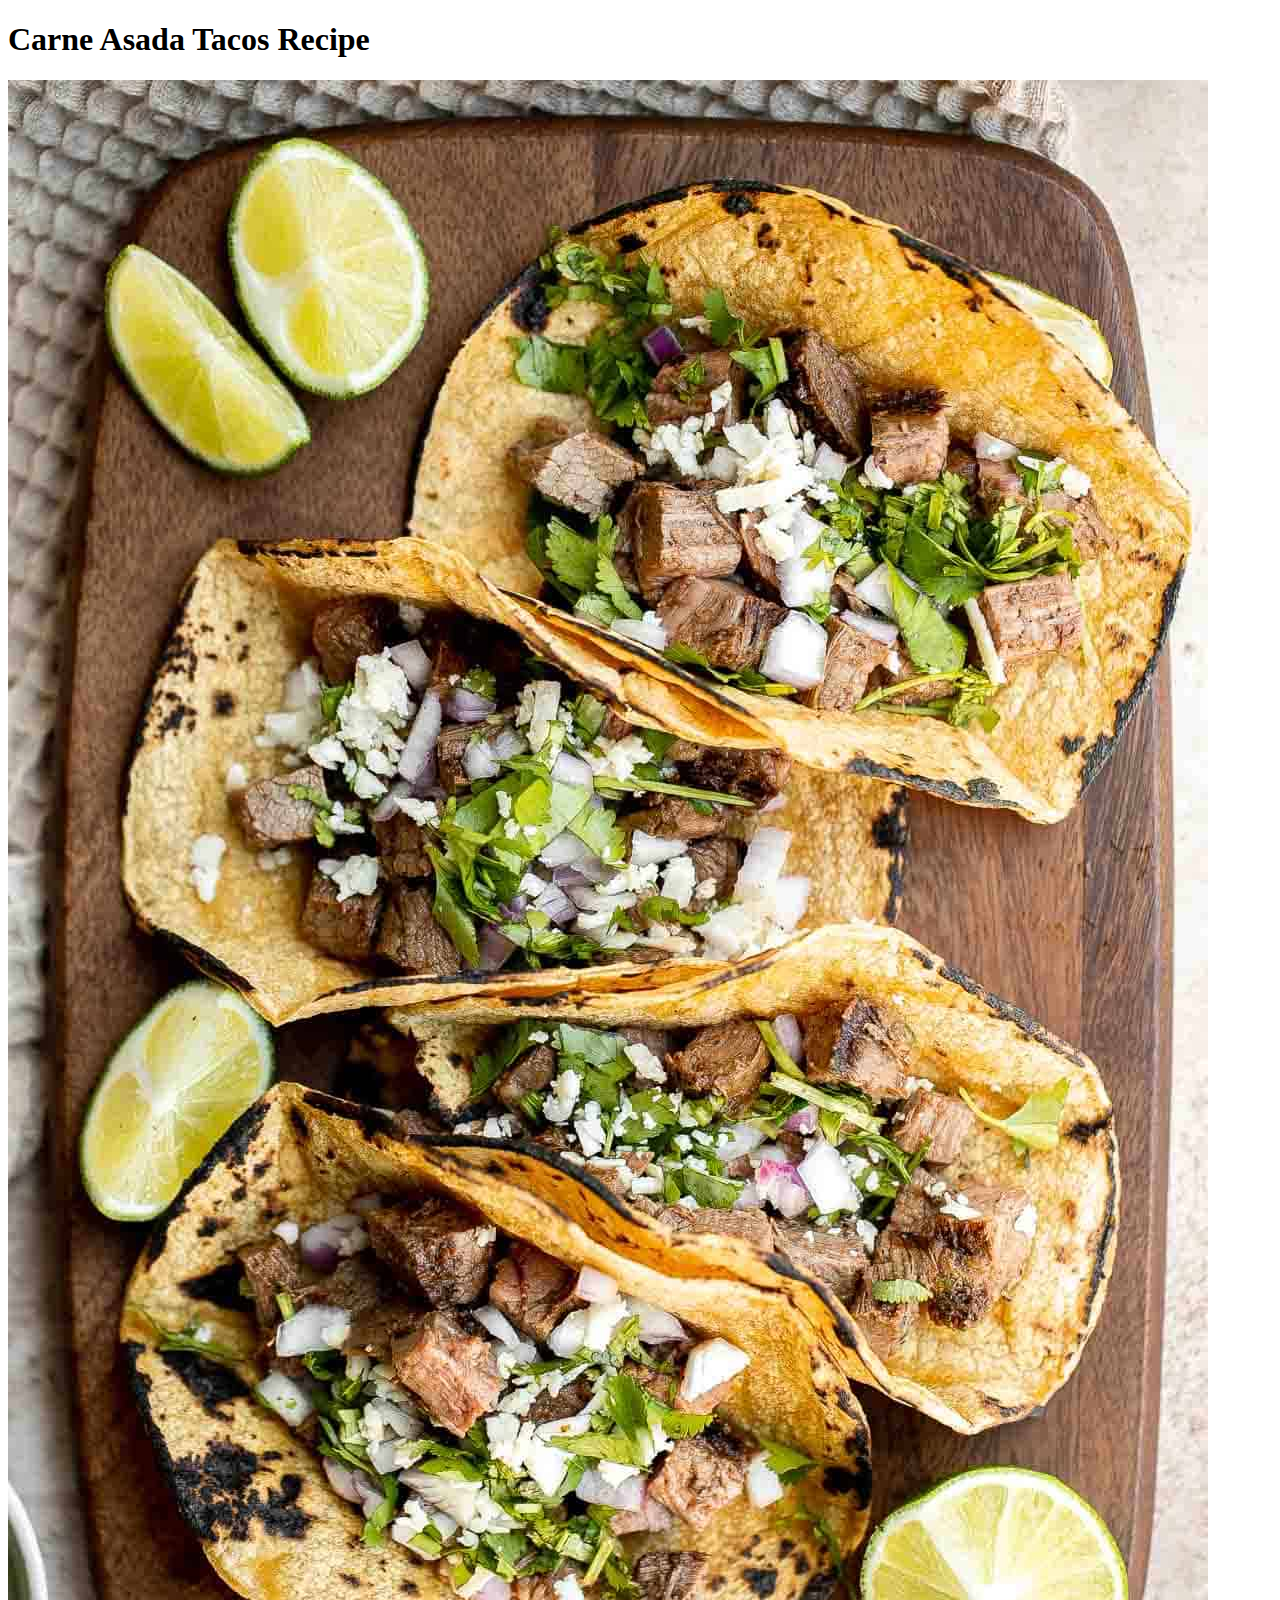
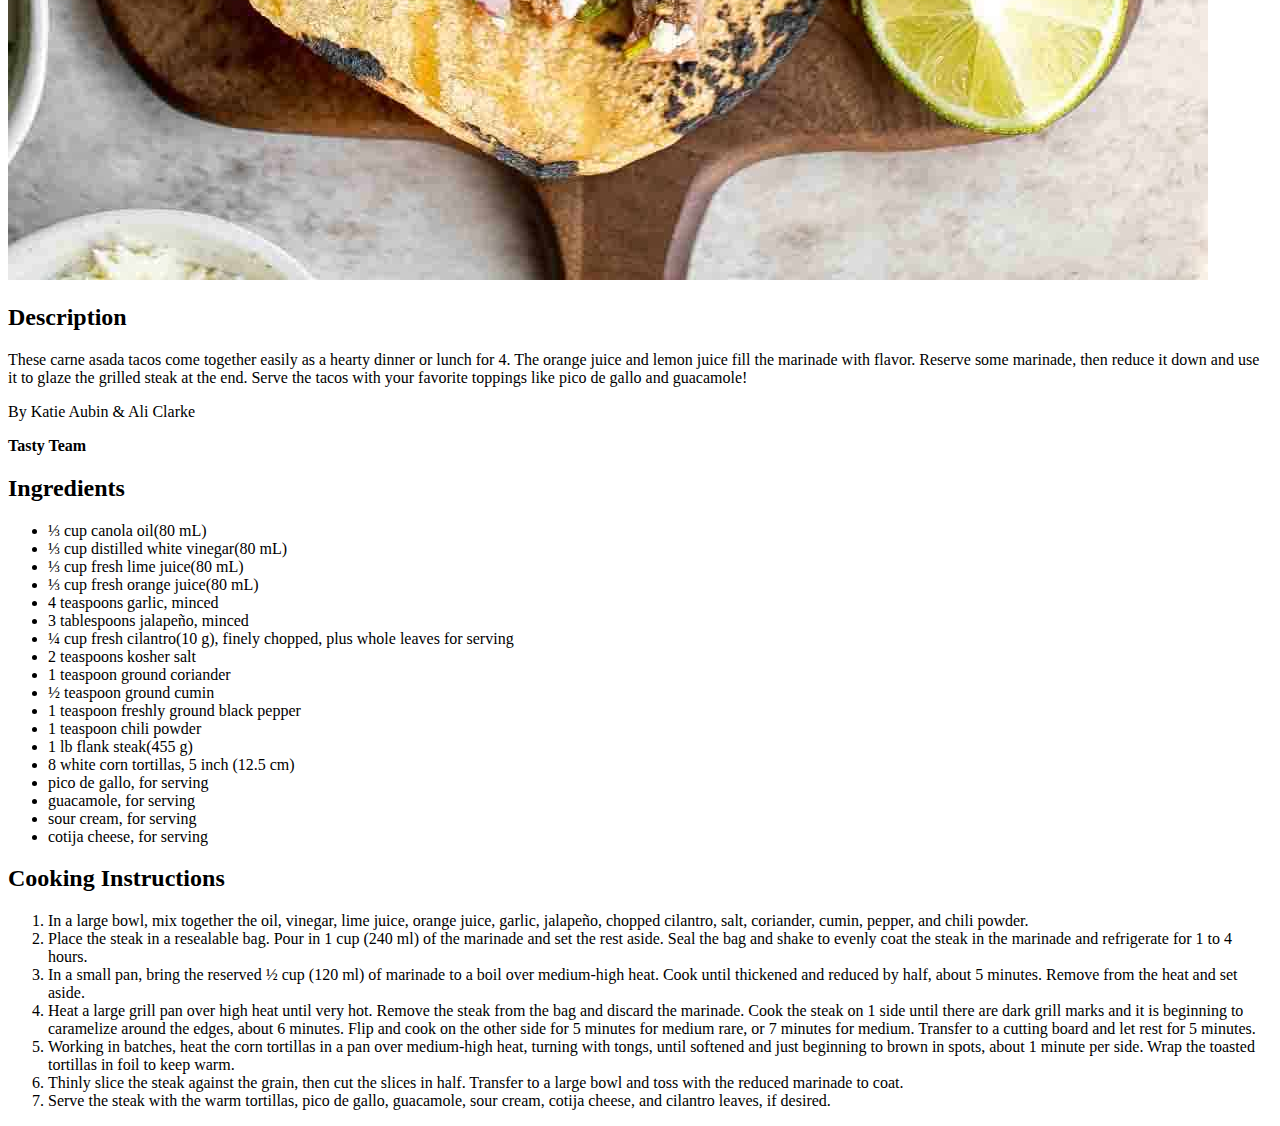
<file: recipes/carneasadatacos.html>
<!DOCTYPE html>
<html lang="en">
<head>
    <meta charset="UTF-8">
    <meta http-equiv="X-UA-Compatible" content="IE=edge">
    <meta name="viewport" content="width=device-width, initial-scale=1.0">
    <title>Carne Asada Tacos Recipe</title>
</head>
<body>
  <h1>Carne Asada Tacos Recipe</h1> 
  <p><img src="../recipes/carne-asada-tacos.jpg"> </p>
  <p><h2>Description</h2></p>
  <p>These carne asada tacos come together easily as a hearty dinner or lunch for 4. The orange juice and lemon juice fill the marinade with flavor. Reserve some marinade, then reduce it down and use it to glaze the grilled steak at the end. Serve the tacos with your favorite toppings like pico de gallo and guacamole!</p>
  <p>By Katie Aubin & Ali Clarke</p>
  <p><strong>Tasty Team</strong></p>
  <p> <h2>Ingredients</h2> 
</p>
  <p>
<ul>
<li> ⅓ cup canola oil(80 mL)</li>
    <li>   ⅓ cup distilled white vinegar(80 mL)</li>
        <li>    ⅓ cup fresh lime juice(80 mL)</li>
            <li>   ⅓ cup fresh orange juice(80 mL)</li>
                <li>   4 teaspoons garlic, minced</li>
                    <li>   3 tablespoons jalapeño, minced</li>
                        <li>   ¼ cup fresh cilantro(10 g), finely chopped, plus whole leaves for serving</li>
                            <li>   2 teaspoons kosher salt</li>
                                <li>   1 teaspoon ground coriander</li>
                                    <li>   ½ teaspoon ground cumin</li>
                                        <li>   1 teaspoon freshly ground black pepper</li>
                                            <li>  1 teaspoon chili powder</li>
                                                <li>  1 lb flank steak(455 g)</li>
                                                    <li>  8 white corn tortillas, 5 inch (12.5 cm)</li>
                                                        <li>  pico de gallo, for serving</li>
                                                            <li>   guacamole, for serving</li>
                                                                <li>  sour cream, for serving</li>
                                                                    <li>  cotija cheese, for serving</li>

</ul>
  </p>
  <h2>Cooking Instructions</h2>
  <p>
      <p>
          <ol>
              <li>In a large bowl, mix together the oil, vinegar, lime juice, orange juice, garlic, jalapeño, chopped cilantro, salt, coriander, cumin, pepper, and chili powder.</li>
        <li>Place the steak in a resealable bag. Pour in 1 cup (240 ml) of the marinade and set the rest aside. Seal the bag and shake to evenly coat the steak in the marinade and refrigerate for 1 to 4 hours.</li>
    <li>In a small pan, bring the reserved ½ cup (120 ml) of marinade to a boil over medium-high heat. Cook until thickened and reduced by half, about 5 minutes. Remove from the heat and set aside.</li>
    <li>Heat a large grill pan over high heat until very hot. Remove the steak from the bag and discard the marinade. Cook the steak on 1 side until there are dark grill marks and it is beginning to caramelize around the edges, about 6 minutes. Flip and cook on the other side for 5 minutes for medium rare, or 7 minutes for medium. Transfer to a cutting board and let rest for 5 minutes.</li> 
       <li> Working in batches, heat the corn tortillas in a pan over medium-high heat, turning with tongs, until softened and just beginning to brown in spots, about 1 minute per side. Wrap the toasted tortillas in foil to keep warm.</li> 
        <li>Thinly slice the steak against the grain, then cut the slices in half. Transfer to a large bowl and toss with the reduced marinade to coat.</li>
        <li>Serve the steak with the warm tortillas, pico de gallo, guacamole, sour cream, cotija cheese, and cilantro leaves, if desired.</li>    
    </ol>
      </p>

  </p>

</body>
</html>
</file>
